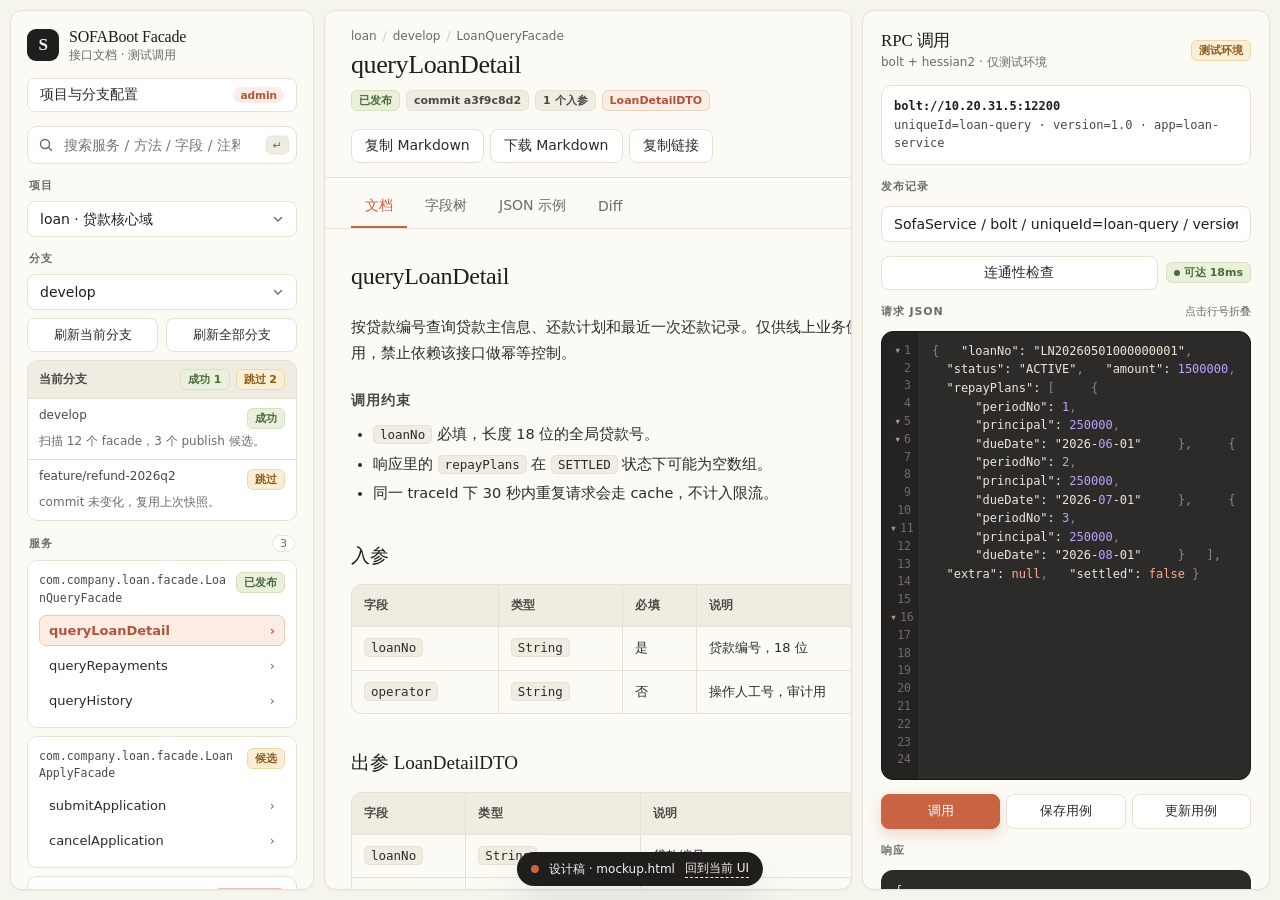
<file: src/main/resources/static/mockup.html>
<!doctype html>
<html lang="zh-CN">
<head>
<meta charset="utf-8">
<meta name="viewport" content="width=device-width, initial-scale=1">
<title>SOFABoot Facade · 设计稿</title>
<style>
  :root {
    --cream-bg: #f5f4ed;
    --cream-soft: #efece1;
    --surface: #fbfaf5;
    --surface-pure: #ffffff;
    --border: #e6e2d3;
    --border-strong: #d3cebc;
    --ink: #1f1e1d;
    --ink-soft: #2c2b2a;
    --muted: #6b6a65;
    --muted-strong: #4a4945;
    --accent: #c96442;
    --accent-hover: #b1543a;
    --accent-soft: #fbede4;
    --accent-ring: rgba(201, 100, 66, .18);
    --green: #4a6b3a;
    --green-soft: #ebf0dc;
    --amber: #8a5a1f;
    --amber-soft: #fbeed5;
    --red: #8b2e1f;
    --red-soft: #f8e0d8;
    --code-bg: #2c2b2a;
    --code-fg: #ece8d8;
    --shadow-sm: 0 1px 2px rgba(31, 30, 29, .04);
    --shadow-md: 0 4px 14px rgba(31, 30, 29, .06);
    --shadow-lg: 0 18px 38px rgba(31, 30, 29, .09);
    --radius-sm: 8px;
    --radius: 12px;
    --radius-lg: 16px;
    --serif: 'Tiempos Headline', 'Charter', 'Iowan Old Style', 'Georgia', serif;
    --sans: 'Inter', 'Styrene B', -apple-system, BlinkMacSystemFont, 'Segoe UI', system-ui, sans-serif;
    --mono: ui-monospace, 'SF Mono', 'JetBrains Mono', Menlo, Consolas, monospace;
  }

  * { box-sizing: border-box; }
  html, body { height: 100%; margin: 0; }
  body {
    font-family: var(--sans);
    font-size: 14px;
    color: var(--ink);
    background: var(--cream-bg);
    -webkit-font-smoothing: antialiased;
    text-rendering: optimizeLegibility;
  }

  button, input, select, textarea { font: inherit; color: inherit; }
  button {
    min-height: 34px;
    border: 1px solid var(--border);
    background: var(--surface-pure);
    border-radius: var(--radius-sm);
    padding: 7px 13px;
    cursor: pointer;
    color: var(--ink-soft);
    transition: background .14s ease, border-color .14s ease, color .14s ease, box-shadow .14s ease;
  }
  button:hover { background: var(--cream-soft); border-color: var(--border-strong); }
  button.primary {
    background: var(--accent);
    color: #fff;
    border-color: var(--accent);
    box-shadow: 0 1px 0 rgba(0,0,0,.04), 0 6px 14px rgba(201,100,66,.22);
  }
  button.primary:hover { background: var(--accent-hover); border-color: var(--accent-hover); }
  button.ghost { background: transparent; border-color: transparent; color: var(--muted-strong); }
  button.ghost:hover { background: var(--cream-soft); }
  button:focus-visible, input:focus-visible, select:focus-visible, textarea:focus-visible {
    outline: 2px solid var(--accent-ring);
    outline-offset: 2px;
  }

  input, select, textarea {
    border: 1px solid var(--border);
    border-radius: var(--radius-sm);
    padding: 9px 11px;
    background: var(--surface-pure);
    transition: border-color .14s ease, box-shadow .14s ease;
  }
  input:focus, select:focus, textarea:focus {
    outline: none;
    border-color: var(--accent);
    box-shadow: 0 0 0 3px var(--accent-ring);
  }

  .app {
    height: 100vh;
    display: grid;
    grid-template-columns: 304px minmax(0, 1fr) 408px;
    gap: 10px;
    padding: 10px;
    background: var(--cream-bg);
  }
  .panel {
    background: var(--surface);
    border: 1px solid var(--border);
    border-radius: var(--radius);
    overflow: hidden;
    display: flex;
    flex-direction: column;
    min-width: 0;
    box-shadow: var(--shadow-sm);
  }

  /* ---------- Sidebar ---------- */
  .sidebar { padding: 16px; gap: 14px; overflow: auto; }
  .brand { display: flex; align-items: center; gap: 10px; margin-bottom: 2px; }
  .brand-mark {
    width: 32px; height: 32px;
    display: grid; place-items: center;
    border-radius: 9px;
    background: var(--ink);
    color: var(--cream-bg);
    font-family: var(--serif);
    font-weight: 600;
    font-size: 17px;
    letter-spacing: -.5px;
  }
  .brand-text { line-height: 1.25; }
  .brand-text strong {
    font-family: var(--serif);
    font-weight: 500;
    font-size: 16px;
    letter-spacing: -.2px;
    color: var(--ink);
  }
  .brand-text small { display: block; color: var(--muted); font-size: 11.5px; margin-top: 1px; }

  .config-entry {
    width: 100%;
    text-align: left;
    background: var(--surface-pure);
    border: 1px solid var(--border);
    border-radius: var(--radius-sm);
    padding: 10px 12px;
    display: flex; align-items: center; justify-content: space-between;
    gap: 8px;
    color: var(--ink-soft);
  }
  .config-entry:hover { background: var(--cream-soft); }
  .config-entry .pill {
    font-size: 10.5px;
    padding: 2px 7px;
    border-radius: 999px;
    background: var(--accent-soft);
    color: var(--accent-hover);
    font-weight: 600;
  }

  .search-wrap { position: relative; }
  .search-wrap input {
    width: 100%;
    padding: 10px 56px 10px 36px;
    border-radius: 10px;
  }
  .search-wrap .search-icon {
    position: absolute; left: 12px; top: 50%; transform: translateY(-50%);
    color: var(--muted); pointer-events: none;
  }
  .search-wrap kbd {
    position: absolute; right: 8px; top: 50%; transform: translateY(-50%);
    font-family: var(--sans);
    font-size: 11px;
    padding: 2px 6px;
    border: 1px solid var(--border);
    border-radius: 5px;
    background: var(--cream-soft);
    color: var(--muted);
  }

  .nav-section { display: flex; flex-direction: column; gap: 8px; }
  .nav-head {
    display: flex; align-items: center; justify-content: space-between;
    padding: 0 2px;
  }
  .nav-head h3 {
    margin: 0;
    font-size: 11px;
    font-weight: 700;
    letter-spacing: .08em;
    text-transform: uppercase;
    color: var(--muted);
  }
  .nav-head .count {
    min-width: 22px;
    text-align: center;
    padding: 1px 7px;
    border-radius: 999px;
    border: 1px solid var(--border);
    background: var(--surface-pure);
    color: var(--muted);
    font-size: 11px;
  }
  select.field {
    width: 100%;
    padding: 9px 12px;
    border-radius: var(--radius-sm);
    background: var(--surface-pure) url("data:image/svg+xml;utf8,<svg xmlns='http://www.w3.org/2000/svg' width='12' height='12' viewBox='0 0 12 12'><path d='M2.5 4.5l3.5 3.5 3.5-3.5' fill='none' stroke='%236b6a65' stroke-width='1.4' stroke-linecap='round' stroke-linejoin='round'/></svg>") no-repeat right 12px center;
    appearance: none;
    -webkit-appearance: none;
  }

  .scan-actions { display: grid; grid-template-columns: 1fr 1fr; gap: 8px; }
  .scan-actions button { font-size: 12.5px; padding: 7px 10px; }

  .scan-summary {
    border: 1px solid var(--border);
    border-radius: 10px;
    background: var(--surface-pure);
    overflow: hidden;
  }
  .scan-summary-head {
    display: flex; justify-content: space-between; align-items: center;
    padding: 8px 11px;
    border-bottom: 1px solid var(--border);
    background: var(--cream-soft);
    font-size: 11.5px;
    font-weight: 700;
    color: var(--muted-strong);
  }
  .scan-summary-head .totals { display: flex; gap: 6px; font-weight: 600; color: var(--muted); }
  .scan-row {
    display: grid;
    grid-template-columns: minmax(0,1fr) auto;
    gap: 4px 8px;
    padding: 9px 11px;
    border-bottom: 1px solid var(--border);
    font-size: 12px;
  }
  .scan-row:last-child { border-bottom: 0; }
  .scan-branch { color: var(--muted-strong); overflow: hidden; text-overflow: ellipsis; white-space: nowrap; }
  .scan-message { grid-column: 1 / -1; color: var(--muted); overflow-wrap: anywhere; }

  .badge {
    display: inline-flex; align-items: center; gap: 4px;
    border-radius: 6px;
    padding: 2px 7px;
    font-size: 11px;
    font-weight: 600;
    background: var(--cream-soft);
    color: var(--muted-strong);
    border: 1px solid var(--border);
  }
  .badge.success, .badge.published, .badge.unchanged { background: var(--green-soft); color: var(--green); border-color: #d6e0bf; }
  .badge.candidate, .badge.skipped { background: var(--amber-soft); color: var(--amber); border-color: #ecd9a8; }
  .badge.failed, .badge.source_missing, .badge.incomplete { background: var(--red-soft); color: var(--red); border-color: #ecbeb1; }
  .badge.accent { background: var(--accent-soft); color: var(--accent-hover); border-color: #ecd2c1; }
  .badge.dot::before { content: ""; width: 6px; height: 6px; border-radius: 50%; background: currentColor; }

  .service-list { display: flex; flex-direction: column; gap: 8px; }
  .service-item {
    border: 1px solid var(--border);
    border-radius: 10px;
    padding: 11px;
    background: var(--surface-pure);
    transition: border-color .14s ease, box-shadow .14s ease;
  }
  .service-item:hover { border-color: var(--border-strong); box-shadow: var(--shadow-sm); }
  .service-header {
    display: grid; grid-template-columns: minmax(0,1fr) auto; gap: 8px;
    align-items: start;
    margin-bottom: 8px;
  }
  .service-name {
    font-family: var(--mono);
    font-size: 11.5px;
    line-height: 1.5;
    color: var(--muted-strong);
    overflow-wrap: anywhere;
  }
  .method-row {
    display: flex; align-items: center; justify-content: space-between;
    gap: 8px;
    padding: 7px 9px;
    border-radius: 7px;
    cursor: pointer;
    font-size: 13px;
    color: var(--ink-soft);
    border: 1px solid transparent;
    margin-top: 4px;
  }
  .method-row:hover { background: var(--cream-soft); }
  .method-row.active {
    background: var(--accent-soft);
    border-color: #f0c6ad;
    color: var(--accent-hover);
    font-weight: 600;
  }
  .method-row .chev { color: var(--muted); }
  .method-row.active .chev { color: var(--accent); }

  /* ---------- Content ---------- */
  .content { overflow: hidden; }
  .content-scroll {
    flex: 1;
    overflow: auto;
    display: grid;
    grid-template-rows: auto auto 1fr;
  }
  .toolbar {
    position: sticky; top: 0; z-index: 3;
    background: var(--surface);
    padding: 18px 26px 14px;
    border-bottom: 1px solid var(--border);
    display: flex; justify-content: space-between; gap: 18px;
    flex-wrap: wrap;
  }
  .toolbar > div:first-child { min-width: 0; flex: 1 1 360px; }
  .breadcrumb {
    color: var(--muted);
    font-size: 12px;
    display: flex; align-items: center; gap: 6px;
    margin-bottom: 6px;
  }
  .breadcrumb span { overflow: hidden; text-overflow: ellipsis; white-space: nowrap; }
  .breadcrumb .sep { color: var(--border-strong); }
  .method-title {
    font-family: var(--serif);
    font-weight: 500;
    font-size: 26px;
    line-height: 1.2;
    letter-spacing: -.4px;
    color: var(--ink);
    overflow-wrap: anywhere;
  }
  .meta-chips { display: flex; flex-wrap: wrap; gap: 6px; margin-top: 10px; }
  .toolbar-actions { display: flex; gap: 6px; flex-wrap: wrap; align-items: flex-start; }
  .toolbar-actions button { background: var(--surface-pure); }

  .tabs {
    position: sticky; top: 0; z-index: 2;
    display: flex; gap: 4px;
    padding: 10px 26px 0;
    border-bottom: 1px solid var(--border);
    background: var(--surface);
  }
  .tabs button {
    border: 0;
    border-bottom: 2px solid transparent;
    background: transparent;
    color: var(--muted);
    padding: 9px 14px 11px;
    border-radius: 0;
    min-height: 0;
  }
  .tabs button:hover { color: var(--ink); background: transparent; }
  .tabs button.active { color: var(--accent); border-color: var(--accent); }

  .pane { padding: 26px; }
  .pane.hidden { display: none; }

  /* Markdown */
  .markdown { max-width: 880px; font-size: 14.5px; line-height: 1.75; color: var(--ink-soft); }
  .markdown h1 {
    font-family: var(--serif);
    font-weight: 500;
    font-size: 24px;
    margin: 0 0 18px;
    letter-spacing: -.3px;
    color: var(--ink);
  }
  .markdown h2 {
    font-family: var(--serif);
    font-weight: 500;
    font-size: 19px;
    margin: 32px 0 12px;
    color: var(--ink);
  }
  .markdown h3 {
    font-size: 14px;
    text-transform: uppercase;
    letter-spacing: .06em;
    color: var(--muted-strong);
    margin: 22px 0 10px;
  }
  .markdown p { margin: 0 0 14px; }
  .markdown ul { padding-left: 22px; margin: 0 0 14px; }
  .markdown li { margin-bottom: 4px; }
  .markdown code {
    font-family: var(--mono);
    font-size: 12.5px;
    background: var(--cream-soft);
    border: 1px solid var(--border);
    padding: 1px 6px;
    border-radius: 5px;
    color: var(--ink-soft);
  }
  .markdown table {
    width: 100%;
    border-collapse: separate;
    border-spacing: 0;
    font-size: 13px;
    border: 1px solid var(--border);
    border-radius: 10px;
    overflow: hidden;
    margin: 12px 0 18px;
  }
  .markdown th, .markdown td {
    border-right: 1px solid var(--border);
    border-bottom: 1px solid var(--border);
    padding: 10px 12px;
    vertical-align: top;
  }
  .markdown th {
    background: var(--cream-soft);
    color: var(--muted-strong);
    text-align: left;
    font-weight: 600;
    font-size: 12px;
    text-transform: uppercase;
    letter-spacing: .04em;
  }
  .markdown tr:last-child td { border-bottom: 0; }
  .markdown th:last-child, .markdown td:last-child { border-right: 0; }

  pre.code-block {
    background: var(--code-bg);
    color: var(--code-fg);
    border-radius: 10px;
    padding: 14px 16px;
    overflow: auto;
    line-height: 1.55;
    font-family: var(--mono);
    font-size: 12.5px;
    margin: 0;
  }

  /* Field tree */
  .field-group { margin-bottom: 24px; max-width: 880px; }
  .field-group-head {
    display: flex; align-items: center; gap: 8px; margin-bottom: 10px;
  }
  .field-group-head h3 {
    margin: 0;
    font-size: 12px;
    font-weight: 700;
    text-transform: uppercase;
    letter-spacing: .08em;
    color: var(--muted);
  }
  details.field-node {
    border: 1px solid var(--border);
    border-radius: 10px;
    background: var(--surface-pure);
    margin: 8px 0;
    overflow: hidden;
  }
  details.field-node > summary {
    list-style: none;
    cursor: pointer;
    padding: 10px 14px;
    display: grid;
    grid-template-columns: 14px minmax(140px, 1fr) minmax(160px, 1.2fr) auto auto;
    gap: 10px;
    align-items: center;
    background: var(--surface-pure);
  }
  details.field-node > summary::-webkit-details-marker { display: none; }
  details.field-node > summary::before {
    content: "▸";
    color: var(--muted);
    font-size: 10px;
    transition: transform .14s ease;
  }
  details.field-node[open] > summary::before { transform: rotate(90deg); }
  details.field-node.leaf > summary::before { content: "·"; color: var(--border-strong); }
  .field-name { font-weight: 600; min-width: 0; overflow-wrap: anywhere; color: var(--ink-soft); }
  .field-type {
    font-family: var(--mono); font-size: 12px;
    color: var(--muted);
    overflow: hidden; text-overflow: ellipsis; white-space: nowrap;
  }
  .field-chip {
    border: 1px solid var(--border);
    border-radius: 5px;
    padding: 1px 6px;
    color: var(--muted);
    font-size: 11px;
    background: var(--cream-soft);
    white-space: nowrap;
  }
  .field-chip.required { background: var(--accent-soft); color: var(--accent-hover); border-color: #ecd2c1; }
  .field-comment {
    color: var(--muted);
    padding: 0 14px 12px 38px;
    font-size: 12.5px;
    overflow-wrap: anywhere;
  }
  .field-meta { margin-top: 6px; font-size: 11.5px; color: var(--muted-strong); }
  .field-children { padding: 0 14px 12px 24px; }

  /* JSON viewer */
  .json-viewer {
    background: var(--code-bg);
    color: var(--code-fg);
    border-radius: var(--radius);
    overflow: hidden;
    display: grid;
    grid-template-columns: 44px 1fr;
    font-family: var(--mono);
    font-size: 12.5px;
    line-height: 1.55;
    max-width: 1000px;
  }
  .json-gutter {
    user-select: none;
    color: #6f6c63;
    text-align: right;
    padding: 14px 10px;
    border-right: 1px solid rgba(255,255,255,.06);
    background: rgba(0,0,0,.18);
  }
  .json-gutter .ln { display: block; cursor: pointer; }
  .json-gutter .ln.fold::before { content: "▾"; margin-right: 3px; color: #a39d8d; }
  .json-gutter .ln.folded::before { content: "▸"; margin-right: 3px; color: var(--accent); }
  .json-body { padding: 14px 16px; overflow: auto; }
  .json-body code { font-family: inherit; background: transparent; padding: 0; border: 0; color: inherit; }
  .json-line { white-space: pre; min-height: 1.55em; }
  .json-line.hidden-fold { display: none; }
  .j-key { color: #e3b341; }
  .j-str { color: #a5d6a7; }
  .j-num { color: #b9a4ff; }
  .j-lit { color: #ffab91; }
  .j-punct { color: #8a877d; }
  .fold-summary { color: var(--accent); cursor: pointer; }

  /* Diff */
  .diff-list { display: flex; flex-direction: column; gap: 10px; max-width: 880px; }
  .change {
    border: 1px solid var(--border);
    border-left-width: 4px;
    border-radius: 10px;
    padding: 12px 14px;
    background: var(--surface-pure);
  }
  .change.Breaking { border-left-color: var(--red); }
  .change.Non-breaking { border-left-color: var(--green); }
  .change.Info { border-left-color: var(--accent); }
  .change-head { display: flex; align-items: center; gap: 8px; margin-bottom: 4px; }
  .change-head b { font-size: 12px; font-weight: 700; }
  .change-path { font-family: var(--mono); font-size: 12px; color: var(--muted-strong); }
  .change-msg { color: var(--muted-strong); font-size: 13px; }

  /* Invoke */
  .invoke { overflow: hidden; }
  .invoke-scroll { overflow: auto; padding: 18px; display: flex; flex-direction: column; gap: 14px; }
  .invoke-head {
    display: flex; align-items: center; justify-content: space-between; gap: 10px;
  }
  .invoke-head h2 {
    font-family: var(--serif);
    font-weight: 500;
    font-size: 17px;
    margin: 0;
    letter-spacing: -.2px;
  }
  .invoke-head small { display: block; color: var(--muted); font-size: 12px; margin-top: 2px; }

  .label {
    font-size: 11px;
    font-weight: 700;
    letter-spacing: .08em;
    text-transform: uppercase;
    color: var(--muted);
    display: flex; justify-content: space-between; align-items: center;
  }
  .label .hint { font-weight: 500; letter-spacing: 0; text-transform: none; color: var(--muted); }

  .target {
    border: 1px solid var(--border);
    border-radius: 10px;
    padding: 11px 12px;
    background: var(--surface-pure);
    font-family: var(--mono);
    font-size: 12px;
    line-height: 1.55;
    color: var(--muted-strong);
    overflow-wrap: anywhere;
  }
  .target b { color: var(--ink); font-weight: 600; }

  .args-editor {
    background: var(--code-bg);
    color: var(--code-fg);
    border: 1px solid #1a1918;
    border-radius: var(--radius);
    overflow: hidden;
    display: grid;
    grid-template-columns: 38px 1fr;
    font-family: var(--mono);
    font-size: 12px;
    line-height: 1.55;
    min-height: 220px;
  }
  .args-editor .json-gutter { padding: 10px 8px; font-size: 11.5px; }
  .args-editor .json-body { padding: 10px 12px; }
  .args-editor .json-body[contenteditable="true"] { outline: none; }

  .invoke-actions { display: grid; grid-template-columns: 1fr 1fr 1fr; gap: 6px; }
  .invoke-actions button { padding: 8px 10px; font-size: 12.5px; }

  .response {
    background: var(--code-bg);
    color: var(--code-fg);
    border-radius: var(--radius);
    padding: 12px 14px;
    font-family: var(--mono);
    font-size: 12px;
    line-height: 1.55;
    min-height: 110px;
    overflow: auto;
    white-space: pre-wrap;
    margin: 0;
  }

  .case-list { display: flex; flex-direction: column; gap: 6px; }
  .case {
    border: 1px solid var(--border);
    border-radius: 9px;
    padding: 10px 12px;
    background: var(--surface-pure);
    cursor: pointer;
    transition: border-color .14s ease, background .14s ease;
  }
  .case:hover { border-color: var(--border-strong); background: var(--cream-soft); }
  .case-row { display: flex; align-items: center; justify-content: space-between; gap: 8px; }
  .case-name { font-weight: 600; font-size: 13px; }
  .case-meta { color: var(--muted); font-size: 11.5px; margin-top: 3px; }

  /* helpers */
  .muted { color: var(--muted); }
  .stack { display: flex; flex-direction: column; gap: 12px; }
  .row { display: flex; align-items: center; gap: 8px; }
  .grow { flex: 1 1 auto; min-width: 0; }
  .divider { height: 1px; background: var(--border); margin: 4px 0; }

  /* preview banner */
  .preview-banner {
    position: fixed; bottom: 14px; left: 50%; transform: translateX(-50%);
    background: var(--ink); color: var(--cream-bg);
    padding: 8px 14px;
    border-radius: 999px;
    font-size: 12px;
    box-shadow: var(--shadow-lg);
    z-index: 50;
    display: flex; gap: 10px; align-items: center;
  }
  .preview-banner .dot { width: 8px; height: 8px; border-radius: 50%; background: var(--accent); }
  .preview-banner a { color: var(--accent-soft); text-decoration: none; border-bottom: 1px dashed currentColor; }
</style>
</head>
<body>
<main class="app">
  <!-- Sidebar -->
  <aside class="panel sidebar">
    <div class="brand">
      <div class="brand-mark">S</div>
      <div class="brand-text">
        <strong>SOFABoot Facade</strong>
        <small>接口文档 · 测试调用</small>
      </div>
    </div>

    <button class="config-entry">
      <span>项目与分支配置</span>
      <span class="pill">admin</span>
    </button>

    <div class="search-wrap">
      <svg class="search-icon" width="14" height="14" viewBox="0 0 14 14" fill="none">
        <circle cx="6" cy="6" r="4.5" stroke="currentColor" stroke-width="1.4"/>
        <path d="M9.5 9.5l3 3" stroke="currentColor" stroke-width="1.4" stroke-linecap="round"/>
      </svg>
      <input placeholder="搜索服务 / 方法 / 字段 / 注释">
      <kbd>↵</kbd>
    </div>

    <div class="nav-section">
      <div class="nav-head"><h3>项目</h3></div>
      <select class="field">
        <option>loan · 贷款核心域</option>
        <option>risk · 风控域</option>
      </select>
    </div>

    <div class="nav-section">
      <div class="nav-head"><h3>分支</h3></div>
      <select class="field">
        <option>develop</option>
        <option>feature/refund-2026q2</option>
        <option>main</option>
      </select>
      <div class="scan-actions">
        <button>刷新当前分支</button>
        <button>刷新全部分支</button>
      </div>
      <div class="scan-summary">
        <div class="scan-summary-head">
          <span>当前分支</span>
          <span class="totals">
            <span class="badge success">成功 1</span>
            <span class="badge skipped">跳过 2</span>
          </span>
        </div>
        <div class="scan-row">
          <span class="scan-branch">develop</span>
          <span class="badge success">成功</span>
          <span class="scan-message">扫描 12 个 facade，3 个 publish 候选。</span>
        </div>
        <div class="scan-row">
          <span class="scan-branch">feature/refund-2026q2</span>
          <span class="badge skipped">跳过</span>
          <span class="scan-message">commit 未变化，复用上次快照。</span>
        </div>
      </div>
    </div>

    <div class="nav-section">
      <div class="nav-head">
        <h3>服务</h3>
        <span class="count">3</span>
      </div>
      <div class="service-list">
        <div class="service-item">
          <div class="service-header">
            <div class="service-name">com.company.loan.facade.LoanQueryFacade</div>
            <span class="badge published">已发布</span>
          </div>
          <div class="method-row active">
            <span>queryLoanDetail</span>
            <span class="chev">›</span>
          </div>
          <div class="method-row">
            <span>queryRepayments</span>
            <span class="chev">›</span>
          </div>
          <div class="method-row">
            <span>queryHistory</span>
            <span class="chev">›</span>
          </div>
        </div>

        <div class="service-item">
          <div class="service-header">
            <div class="service-name">com.company.loan.facade.LoanApplyFacade</div>
            <span class="badge candidate">候选</span>
          </div>
          <div class="method-row">
            <span>submitApplication</span>
            <span class="chev">›</span>
          </div>
          <div class="method-row">
            <span>cancelApplication</span>
            <span class="chev">›</span>
          </div>
        </div>

        <div class="service-item">
          <div class="service-header">
            <div class="service-name">com.company.loan.facade.RepayFacade</div>
            <span class="badge incomplete">配置不完整</span>
          </div>
          <div class="method-row">
            <span>triggerRepay</span>
            <span class="chev">›</span>
          </div>
        </div>
      </div>
    </div>
  </aside>

  <!-- Content -->
  <section class="panel content">
    <div class="content-scroll">
      <header class="toolbar">
        <div>
          <div class="breadcrumb">
            <span>loan</span><span class="sep">/</span>
            <span>develop</span><span class="sep">/</span>
            <span>LoanQueryFacade</span>
          </div>
          <div class="method-title">queryLoanDetail</div>
          <div class="meta-chips">
            <span class="badge published">已发布</span>
            <span class="badge">commit a3f9c8d2</span>
            <span class="badge">1 个入参</span>
            <span class="badge accent">LoanDetailDTO</span>
          </div>
        </div>
        <div class="toolbar-actions">
          <button>复制 Markdown</button>
          <button>下载 Markdown</button>
          <button>复制链接</button>
        </div>
      </header>

      <nav class="tabs">
        <button class="active" data-tab="doc">文档</button>
        <button data-tab="tree">字段树</button>
        <button data-tab="json">JSON 示例</button>
        <button data-tab="diff">Diff</button>
      </nav>

      <article class="pane" id="pane-doc">
        <div class="markdown">
          <h1>queryLoanDetail</h1>
          <p>按贷款编号查询贷款主信息、还款计划和最近一次还款记录。仅供线上业务侧只读使用，禁止依赖该接口做幂等控制。</p>

          <h3>调用约束</h3>
          <ul>
            <li><code>loanNo</code> 必填，长度 18 位的全局贷款号。</li>
            <li>响应里的 <code>repayPlans</code> 在 <code>SETTLED</code> 状态下可能为空数组。</li>
            <li>同一 traceId 下 30 秒内重复请求会走 cache，不计入限流。</li>
          </ul>

          <h2>入参</h2>
          <table>
            <thead><tr><th>字段</th><th>类型</th><th>必填</th><th>说明</th></tr></thead>
            <tbody>
              <tr><td><code>loanNo</code></td><td><code>String</code></td><td>是</td><td>贷款编号，18 位</td></tr>
              <tr><td><code>operator</code></td><td><code>String</code></td><td>否</td><td>操作人工号，审计用</td></tr>
            </tbody>
          </table>

          <h2>出参 LoanDetailDTO</h2>
          <table>
            <thead><tr><th>字段</th><th>类型</th><th>说明</th></tr></thead>
            <tbody>
              <tr><td><code>loanNo</code></td><td><code>String</code></td><td>贷款编号</td></tr>
              <tr><td><code>status</code></td><td><code>LoanStatus</code></td><td>枚举：PENDING/ACTIVE/SETTLED/OVERDUE</td></tr>
              <tr><td><code>amount</code></td><td><code>BigDecimal</code></td><td>放款金额，分</td></tr>
              <tr><td><code>repayPlans</code></td><td><code>List&lt;RepayPlanDTO&gt;</code></td><td>还款计划，按期次升序</td></tr>
            </tbody>
          </table>
        </div>
      </article>

      <article class="pane hidden" id="pane-tree">
        <div class="field-group">
          <div class="field-group-head"><h3>入参 loanNo</h3></div>
          <details class="field-node leaf" open>
            <summary>
              <span></span>
              <span class="field-name">loanNo</span>
              <span class="field-type">String</span>
              <span class="field-chip">string</span>
              <span class="field-chip required">必填</span>
            </summary>
            <div class="field-comment">贷款编号，长度 18 位<div class="field-meta">约束：@Size(min=18, max=18), @Pattern</div></div>
          </details>
        </div>

        <div class="field-group">
          <div class="field-group-head"><h3>出参 LoanDetailDTO</h3></div>
          <details class="field-node" open>
            <summary>
              <span></span>
              <span class="field-name">return</span>
              <span class="field-type">com.company.loan.dto.LoanDetailDTO</span>
              <span class="field-chip">object</span>
              <span class="field-chip">-</span>
            </summary>
            <div class="field-comment">贷款详情聚合对象</div>
            <div class="field-children">
              <details class="field-node leaf">
                <summary>
                  <span></span>
                  <span class="field-name">loanNo</span>
                  <span class="field-type">String</span>
                  <span class="field-chip">string</span>
                  <span class="field-chip required">必填</span>
                </summary>
                <div class="field-comment">贷款编号</div>
              </details>
              <details class="field-node leaf">
                <summary>
                  <span></span>
                  <span class="field-name">status</span>
                  <span class="field-type">LoanStatus</span>
                  <span class="field-chip">enum</span>
                  <span class="field-chip">-</span>
                </summary>
                <div class="field-comment">贷款状态</div>
              </details>
              <details class="field-node leaf">
                <summary>
                  <span></span>
                  <span class="field-name">amount</span>
                  <span class="field-type">BigDecimal</span>
                  <span class="field-chip">number</span>
                  <span class="field-chip">-</span>
                </summary>
                <div class="field-comment">放款金额（分）</div>
              </details>
              <details class="field-node" open>
                <summary>
                  <span></span>
                  <span class="field-name">repayPlans</span>
                  <span class="field-type">List&lt;RepayPlanDTO&gt;</span>
                  <span class="field-chip">array</span>
                  <span class="field-chip">-</span>
                </summary>
                <div class="field-comment">按期次升序</div>
                <div class="field-children">
                  <details class="field-node leaf">
                    <summary>
                      <span></span>
                      <span class="field-name">periodNo</span>
                      <span class="field-type">Integer</span>
                      <span class="field-chip">number</span>
                      <span class="field-chip required">必填</span>
                    </summary>
                    <div class="field-comment">期次（从 1 开始）</div>
                  </details>
                  <details class="field-node leaf">
                    <summary>
                      <span></span>
                      <span class="field-name">principal</span>
                      <span class="field-type">BigDecimal</span>
                      <span class="field-chip">number</span>
                      <span class="field-chip">-</span>
                    </summary>
                    <div class="field-comment">本金（分）</div>
                  </details>
                </div>
              </details>
            </div>
          </details>
        </div>
      </article>

      <article class="pane hidden" id="pane-json">
        <div class="json-viewer" data-json-viewer>
          <div class="json-gutter"></div>
          <div class="json-body"><code></code></div>
        </div>
      </article>

      <article class="pane hidden" id="pane-diff">
        <div class="diff-list">
          <div class="change Breaking">
            <div class="change-head"><b>Breaking</b><span class="badge failed">破坏性</span></div>
            <div class="change-path">LoanDetailDTO.amount</div>
            <div class="change-msg">类型由 Long 改为 BigDecimal，旧调用方反序列化将失败。</div>
          </div>
          <div class="change Non-breaking">
            <div class="change-head"><b>Non-breaking</b><span class="badge success">兼容</span></div>
            <div class="change-path">LoanDetailDTO.repayPlans</div>
            <div class="change-msg">新增字段 lateFeeRate，未传时默认 0。</div>
          </div>
          <div class="change Info">
            <div class="change-head"><b>Info</b><span class="badge accent">注释</span></div>
            <div class="change-path">queryLoanDetail</div>
            <div class="change-msg">JavaDoc 更新：补充缓存命中说明。</div>
          </div>
        </div>
      </article>
    </div>
  </section>

  <!-- Invoke -->
  <aside class="panel invoke">
    <div class="invoke-scroll">
      <div class="invoke-head">
        <div>
          <h2>RPC 调用</h2>
          <small>bolt + hessian2 · 仅测试环境</small>
        </div>
        <span class="badge candidate">测试环境</span>
      </div>

      <div class="target">
        <b>bolt://10.20.31.5:12200</b><br>
        uniqueId=loan-query · version=1.0 · app=loan-service
      </div>

      <div class="stack">
        <div class="label">发布记录</div>
        <select class="field">
          <option>SofaService / bolt / uniqueId=loan-query / version=1.0</option>
          <option>分支默认配置</option>
        </select>
      </div>

      <div class="row">
        <button class="grow">连通性检查</button>
        <span class="badge success dot">可达 18ms</span>
      </div>

      <div class="stack">
        <div class="label">
          请求 JSON
          <span class="hint">点击行号折叠</span>
        </div>
        <div class="args-editor" data-json-viewer data-editable>
          <div class="json-gutter"></div>
          <div class="json-body"><code contenteditable="true" spellcheck="false"></code></div>
        </div>
      </div>

      <div class="invoke-actions">
        <button class="primary">调用</button>
        <button>保存用例</button>
        <button>更新用例</button>
      </div>

      <div class="stack">
        <div class="label">响应</div>
        <pre class="response">{
  "loanNo": "LN20260501000000001",
  "status": "ACTIVE",
  "amount": 1500000,
  "repayPlans": [
    { "periodNo": 1, "principal": 250000 },
    { "periodNo": 2, "principal": 250000 }
  ]
}</pre>
      </div>

      <div class="stack">
        <div class="label">共享用例 <span class="hint">3</span></div>
        <div class="case-list">
          <div class="case">
            <div class="case-row">
              <span class="case-name">正常贷款 · ACTIVE</span>
              <button class="ghost" style="font-size:11.5px;color:var(--red)">删除</button>
            </div>
            <div class="case-meta">@harper · 2026-05-12 14:22</div>
          </div>
          <div class="case">
            <div class="case-row">
              <span class="case-name">逾期场景 · OVERDUE</span>
              <button class="ghost" style="font-size:11.5px;color:var(--red)">删除</button>
            </div>
            <div class="case-meta">@minou · 2026-05-09 10:01</div>
          </div>
          <div class="case">
            <div class="case-row">
              <span class="case-name">边界 · 已结清</span>
              <button class="ghost" style="font-size:11.5px;color:var(--red)">删除</button>
            </div>
            <div class="case-meta">@harper · 2026-04-30 09:14</div>
          </div>
        </div>
      </div>
    </div>
  </aside>
</main>

<div class="preview-banner">
  <span class="dot"></span>
  设计稿 · mockup.html
  <a href="/">回到当前 UI</a>
</div>

<script>
  // ---------- Tabs ----------
  document.querySelectorAll(".tabs button").forEach(btn => {
    btn.addEventListener("click", () => {
      document.querySelectorAll(".tabs button").forEach(b => b.classList.toggle("active", b === btn));
      const tab = btn.dataset.tab;
      ["doc", "tree", "json", "diff"].forEach(name => {
        document.getElementById("pane-" + name).classList.toggle("hidden", name !== tab);
      });
    });
  });

  // ---------- Method row selection ----------
  document.querySelectorAll(".method-row").forEach(row => {
    row.addEventListener("click", () => {
      document.querySelectorAll(".method-row").forEach(r => r.classList.remove("active"));
      row.classList.add("active");
    });
  });

  // ---------- JSON highlight + line numbers + simple fold ----------
  function escapeHtml(s) {
    return String(s == null ? "" : s).replace(/[&<>]/g, c => ({ "&": "&amp;", "<": "&lt;", ">": "&gt;" }[c]));
  }
  function highlightJsonLine(line) {
    return escapeHtml(line)
      .replace(/(&quot;(?:\\.|[^&quot;\\])*&quot;)(\s*:)/g, '<span class="j-key">$1</span><span class="j-punct">$2</span>')
      .replace(/(&quot;(?:\\.|[^&quot;\\])*&quot;)(?![^<]*<\/span>)/g, '<span class="j-str">$1</span>')
      .replace(/\b(true|false|null)\b/g, '<span class="j-lit">$1</span>')
      .replace(/(?<![\w"])(-?\d+(?:\.\d+)?(?:[eE][+-]?\d+)?)(?![\w"])/g, '<span class="j-num">$1</span>')
      .replace(/([{}\[\],])/g, '<span class="j-punct">$1</span>');
  }
  // crude but readable for mockup: detect opening { or [ at end of line, pair with matching close at column-aligned line
  function buildFolds(lines) {
    const stack = [];
    const folds = {}; // openLine -> closeLine
    lines.forEach((line, idx) => {
      const trimmed = line.replace(/[\s,]*$/, "");
      if (/[\[{]\s*$/.test(trimmed)) stack.push(idx);
      // count closings on this line
      const closes = (line.match(/^[\s]*[\]}]/g) || []).length;
      for (let k = 0; k < closes; k++) {
        const open = stack.pop();
        if (open != null && idx > open + 1) folds[open] = idx;
      }
    });
    return folds;
  }
  function renderJsonViewer(root, jsonText) {
    const gutter = root.querySelector(".json-gutter");
    const body = root.querySelector(".json-body code");
    const lines = jsonText.split("\n");
    const folds = buildFolds(lines);
    const state = {}; // lineIndex -> folded boolean
    function paint() {
      gutter.innerHTML = lines.map((_, i) => {
        const isFold = folds[i] != null;
        const cls = isFold ? (state[i] ? "ln folded" : "ln fold") : "ln";
        return `<span class="${cls}" data-ln="${i}">${i + 1}</span>`;
      }).join("");
      body.innerHTML = lines.map((line, i) => {
        let hidden = false;
        for (const open in folds) {
          const o = Number(open), c = folds[o];
          if (state[o] && i > o && i < c) { hidden = true; break; }
          if (state[o] && i === c) { hidden = true; break; }
        }
        const cls = "json-line" + (hidden ? " hidden-fold" : "");
        let html = highlightJsonLine(line);
        if (state[i] && folds[i] != null) {
          html += ' <span class="fold-summary">⋯ ' + (folds[i] - i - 1) + ' 行</span>';
        }
        return `<span class="${cls}" data-ln="${i}">${html || "&nbsp;"}</span>`;
      }).join("\n");
    }
    paint();
    gutter.addEventListener("click", (e) => {
      const t = e.target.closest(".ln");
      if (!t) return;
      const i = Number(t.dataset.ln);
      if (folds[i] == null) return;
      state[i] = !state[i];
      paint();
    });
  }

  const sampleJson = JSON.stringify({
    args: {
      loanNo: "LN20260501000000001",
      operator: "harper",
      context: {
        traceId: "trace-9f8e2c",
        clientIp: "10.20.31.5",
        tags: ["audit", "manual"]
      }
    }
  }, null, 2);

  const sampleResp = JSON.stringify({
    loanNo: "LN20260501000000001",
    status: "ACTIVE",
    amount: 1500000,
    repayPlans: [
      { periodNo: 1, principal: 250000, dueDate: "2026-06-01" },
      { periodNo: 2, principal: 250000, dueDate: "2026-07-01" },
      { periodNo: 3, principal: 250000, dueDate: "2026-08-01" }
    ],
    extra: null,
    settled: false
  }, null, 2);

  document.querySelectorAll("[data-json-viewer]").forEach(el => {
    const initial = el.dataset.editable ? sampleJson : sampleResp;
    renderJsonViewer(el, initial);
  });
</script>
</body>
</html>
</file>
